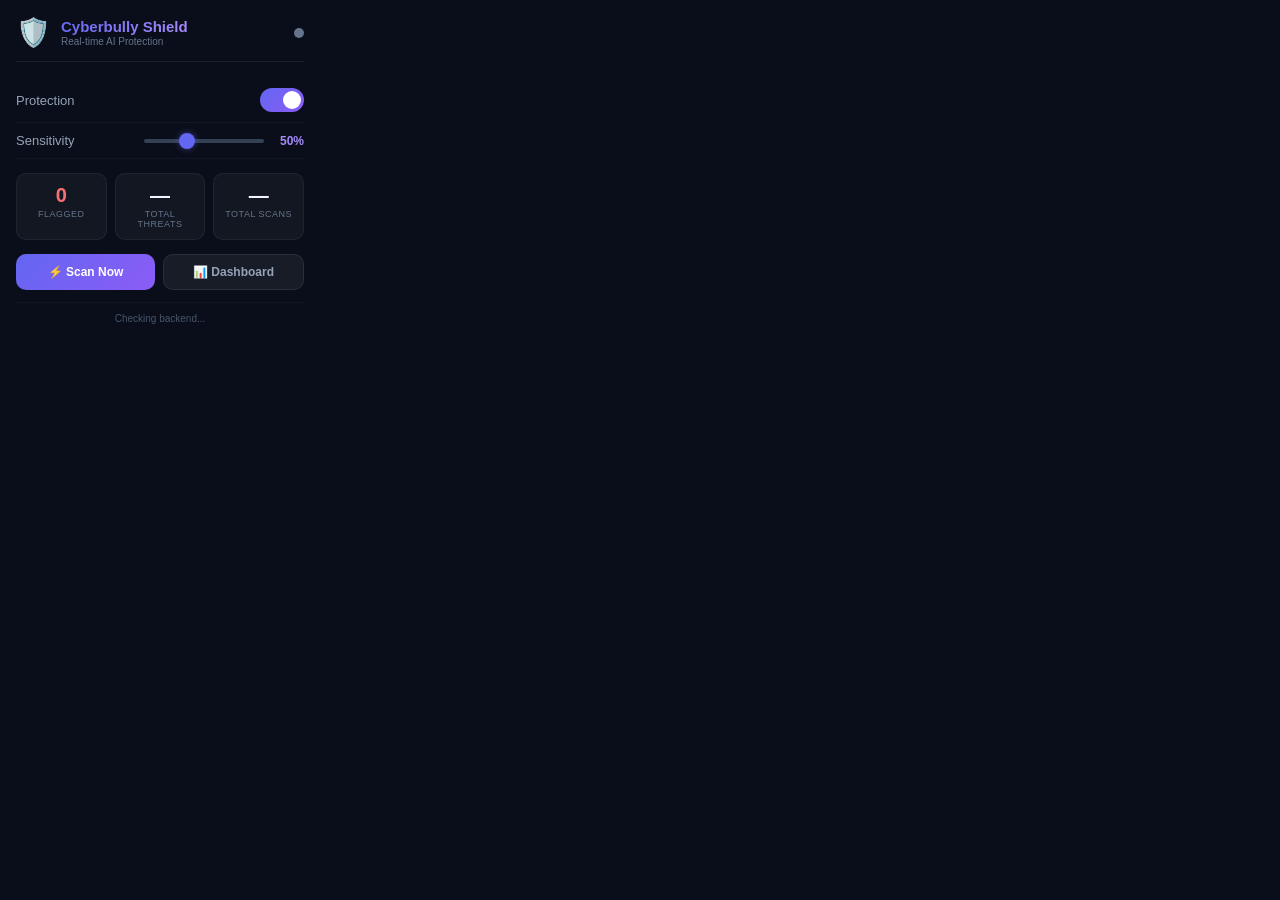
<file: Extension/extension/popup.html>
<!DOCTYPE html>
<html lang="en">
<head>
<meta charset="UTF-8">
<meta name="viewport" content="width=device-width, initial-scale=1.0">
<title>Cyberbully Shield</title>
<link rel="stylesheet" href="popup.css">
</head>
<body>
  <div class="popup">
    <!-- Header -->
    <div class="header">
      <div class="logo">
        <span class="shield-icon">🛡️</span>
        <div>
          <h1>Cyberbully Shield</h1>
          <p class="subtitle">Real-time AI Protection</p>
        </div>
      </div>
      <div class="status-indicator" id="statusDot" title="Backend status"></div>
    </div>

    <!-- Power Toggle -->
    <div class="control-row">
      <span class="control-label">Protection</span>
      <label class="toggle">
        <input type="checkbox" id="toggleEnabled" checked>
        <span class="slider"></span>
      </label>
    </div>

    <!-- Sensitivity Slider -->
    <div class="control-row">
      <span class="control-label">Sensitivity</span>
      <div class="slider-group">
        <input type="range" id="thresholdSlider" min="30" max="90" value="50" class="range-slider">
        <span class="slider-value" id="thresholdValue">50%</span>
      </div>
    </div>

    <!-- Current Page Stats -->
    <div class="stats-row">
      <div class="stat-box">
        <span class="stat-num" id="pageDetections">0</span>
        <span class="stat-label">Flagged</span>
      </div>
      <div class="stat-box">
        <span class="stat-num" id="totalThreats">—</span>
        <span class="stat-label">Total Threats</span>
      </div>
      <div class="stat-box">
        <span class="stat-num" id="totalScans">—</span>
        <span class="stat-label">Total Scans</span>
      </div>
    </div>

    <!-- Actions -->
    <div class="actions">
      <button class="btn btn-scan" id="btnScan">⚡ Scan Now</button>
      <button class="btn btn-dashboard" id="btnDashboard">📊 Dashboard</button>
    </div>

    <!-- Footer -->
    <div class="footer">
      <span id="backendStatus">Checking backend...</span>
    </div>
  </div>

  <script src="popup.js"></script>
</body>
</html>
</file>
<file: Extension/extension/popup.css>
/* ── Cyberbully Shield — Popup Styles ── */

* {
  margin: 0;
  padding: 0;
  box-sizing: border-box;
}

body {
  width: 320px;
  font-family: 'Segoe UI', -apple-system, BlinkMacSystemFont, sans-serif;
  background: #0a0e1a;
  color: #f1f5f9;
}

.popup {
  padding: 16px;
}

/* ── Header ── */
.header {
  display: flex;
  align-items: center;
  justify-content: space-between;
  margin-bottom: 16px;
  padding-bottom: 12px;
  border-bottom: 1px solid rgba(255,255,255,0.08);
}

.logo {
  display: flex;
  align-items: center;
  gap: 10px;
}

.shield-icon {
  font-size: 28px;
}

.header h1 {
  font-size: 15px;
  font-weight: 700;
  background: linear-gradient(135deg, #6366f1, #a78bfa);
  -webkit-background-clip: text;
  -webkit-text-fill-color: transparent;
}

.subtitle {
  font-size: 10px;
  color: #64748b;
  font-weight: 400;
  margin-top: 1px;
}

.status-indicator {
  width: 10px;
  height: 10px;
  border-radius: 50%;
  background: #64748b;
  transition: background 0.3s;
}

.status-indicator.online {
  background: #10b981;
  box-shadow: 0 0 8px rgba(16,185,129,0.6);
  animation: pulse 2s infinite;
}

.status-indicator.offline {
  background: #ef4444;
  box-shadow: 0 0 8px rgba(239,68,68,0.4);
}

@keyframes pulse {
  50% { opacity: 0.6; }
}

/* ── Controls ── */
.control-row {
  display: flex;
  align-items: center;
  justify-content: space-between;
  padding: 10px 0;
  border-bottom: 1px solid rgba(255,255,255,0.04);
}

.control-label {
  font-size: 13px;
  font-weight: 500;
  color: #94a3b8;
}

/* Toggle Switch */
.toggle {
  position: relative;
  width: 44px;
  height: 24px;
}

.toggle input {
  opacity: 0;
  width: 0;
  height: 0;
}

.toggle .slider {
  position: absolute;
  cursor: pointer;
  top: 0; left: 0; right: 0; bottom: 0;
  background: #334155;
  border-radius: 24px;
  transition: 0.3s;
}

.toggle .slider::before {
  content: '';
  position: absolute;
  width: 18px;
  height: 18px;
  left: 3px;
  bottom: 3px;
  background: white;
  border-radius: 50%;
  transition: 0.3s;
}

.toggle input:checked + .slider {
  background: linear-gradient(135deg, #6366f1, #8b5cf6);
}

.toggle input:checked + .slider::before {
  transform: translateX(20px);
}

/* Range Slider */
.slider-group {
  display: flex;
  align-items: center;
  gap: 8px;
}

.range-slider {
  -webkit-appearance: none;
  width: 120px;
  height: 4px;
  border-radius: 4px;
  background: #334155;
  outline: none;
}

.range-slider::-webkit-slider-thumb {
  -webkit-appearance: none;
  width: 16px;
  height: 16px;
  border-radius: 50%;
  background: #6366f1;
  cursor: pointer;
  box-shadow: 0 0 6px rgba(99,102,241,0.5);
}

.slider-value {
  font-size: 12px;
  font-weight: 600;
  color: #a78bfa;
  min-width: 32px;
  text-align: right;
}

/* ── Stats ── */
.stats-row {
  display: flex;
  gap: 8px;
  margin: 14px 0;
}

.stat-box {
  flex: 1;
  background: rgba(255,255,255,0.04);
  border: 1px solid rgba(255,255,255,0.06);
  border-radius: 10px;
  padding: 10px 8px;
  text-align: center;
}

.stat-num {
  display: block;
  font-size: 20px;
  font-weight: 800;
  color: #f1f5f9;
}

.stat-box:first-child .stat-num {
  color: #f87171;
}

.stat-label {
  display: block;
  font-size: 9px;
  color: #64748b;
  text-transform: uppercase;
  letter-spacing: 0.5px;
  margin-top: 2px;
}

/* ── Buttons ── */
.actions {
  display: flex;
  gap: 8px;
  margin-top: 4px;
}

.btn {
  flex: 1;
  padding: 10px 0;
  border: none;
  border-radius: 10px;
  font-size: 12px;
  font-weight: 600;
  cursor: pointer;
  transition: all 0.2s;
}

.btn-scan {
  background: linear-gradient(135deg, #6366f1, #8b5cf6);
  color: white;
}

.btn-scan:hover {
  transform: translateY(-1px);
  box-shadow: 0 4px 12px rgba(99,102,241,0.4);
}

.btn-dashboard {
  background: rgba(255,255,255,0.06);
  color: #94a3b8;
  border: 1px solid rgba(255,255,255,0.08);
}

.btn-dashboard:hover {
  background: rgba(255,255,255,0.1);
  color: #f1f5f9;
}

/* ── Footer ── */
.footer {
  margin-top: 12px;
  text-align: center;
  font-size: 10px;
  color: #475569;
  padding-top: 10px;
  border-top: 1px solid rgba(255,255,255,0.04);
}
</file>
